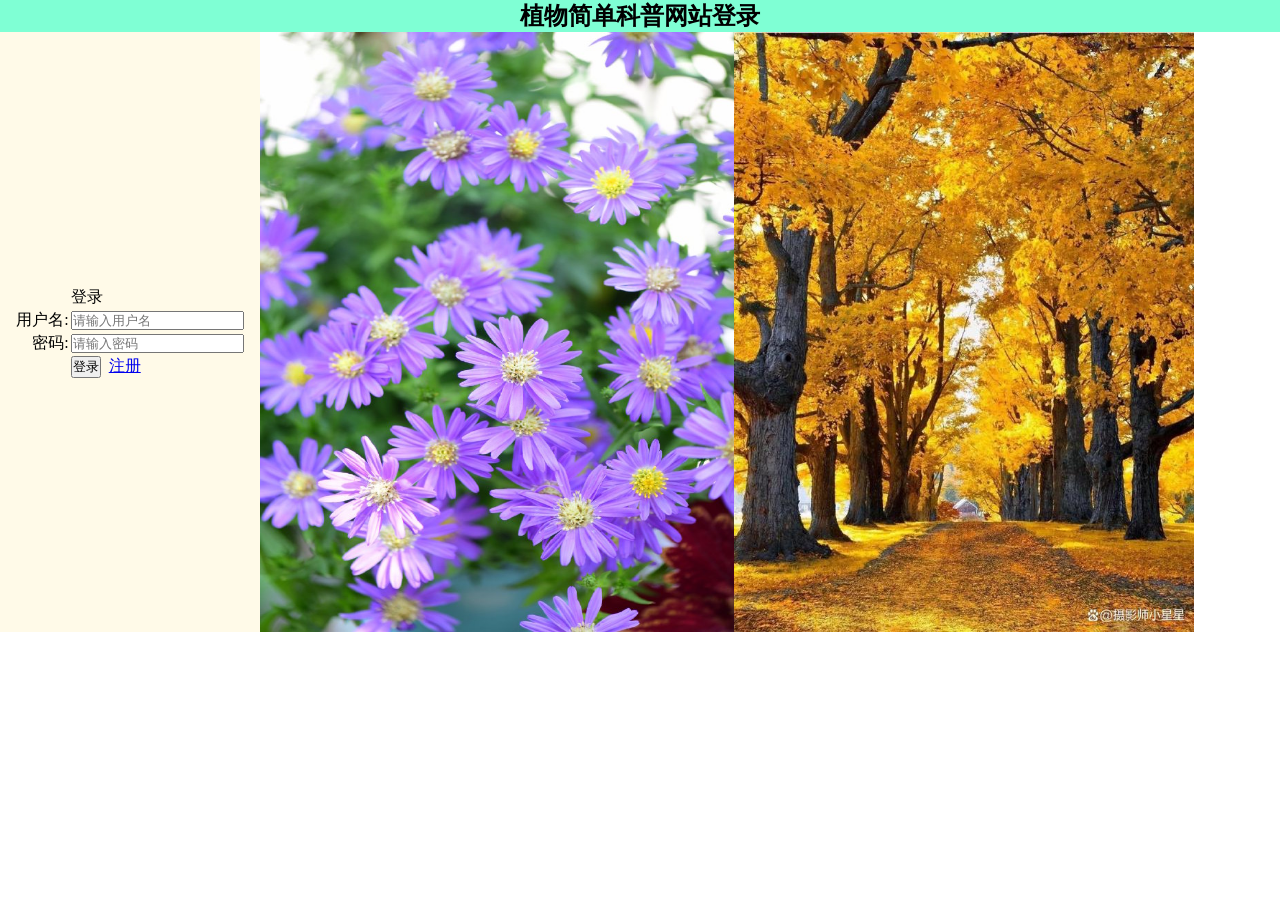
<file: index.html>
<!DOCTYPE html>
<html>
	<head>
		<meta charset="utf-8" />
		<title>植物简单科普</title>
		<link rel="stylesheet" href="css/index.css"/>
		<style>
			*{
				margin: 0px;
				padding: 0px;
			}
			div div a{
				text-decoration: none;
				font-size: 32px;
				font-family: "楷体";
			}
		</style>
	</head>
	<body  style="background-color: #f5f5dc;" onload="chk()">
		<div class="index-top">
			<div class="first-a"><a href="index.html" style="color: white;">首页</a></div>
			<div class="topp"><a href="know.html" style="color: yellow;">植物生长科普</a></div>
			<div class="topp"><a href="photo.html" style="color: yellow;">植物图鉴</a></div>
			<div class="topp"><a href="handplant.html" style="color: yellow;">园艺技巧</a></div>
			<div class="topp"><a href="riddle.html" style="color: yellow;">植物猜谜</a></div>
			<div class="topp"><a href="amatalk.html" style="color: yellow;">植物趣谈</a></div>
		</div>
		<div style="display: flex;">
			    <div style="width="800px" height="550px">
			        <img class="carousel-image" id="hx" src="./img/plant1.jpg" width="800px" height="550px">
			    </div>
				<div>
					<div class="indextext">
						<p style="color: white; font-family: '微软雅黑'; font-weight: bold;">
							每一片叶子都是自然的诗行，每一朵花都是大地的密码。
						</p>
						<p style="color: white; font-family: '微软雅黑'; font-weight: bold;">	
							在这里，您将遇见沉默的智者——植物。
						</p>
						<p style="color: white; font-family: '微软雅黑'; font-weight: bold;">
							它们用年轮记录时光，用花香传递讯息，用根系编织地球的神经网络。
						</p>
						<p style="color: white; font-family: '微软雅黑'; font-weight: bold;">
							从荒漠中倔强生长的仙人掌，到雨林里与蚂蚁共生的金合欢；
						</p>
						<p style="color: white; font-family: '微软雅黑'; font-weight: bold;">
							从《诗经》里‘蒹葭苍苍’的浪漫，到现代实验室中拯救生命的药用植物……让我们带您触摸生命的另一种智慧。
						</p>
					</div>
					<div class="indextext">
						<p style="color: white; font-family: '微软雅黑'; font-weight: bold;">
							植物是地球最早的征服者：
						</p>	
						<p style="color: white; font-family: '微软雅黑'; font-weight: bold;">
							4.7亿年前，苔藓登陆改变了陆地生态；
						</p>
						<p style="color: white; font-family: '微软雅黑'; font-weight: bold;">
							1.5亿年前，花朵的诞生重构了物种关系。
						</p>
						<p style="color: white; font-family: '微软雅黑'; font-weight: bold;">
							今天，我们解码它们的生存策略——
						</p>
						<p style="color: white; font-family: '微软雅黑'; font-weight: bold;">
							昙花为何只在深夜绽放？
						</p>
						<p style="color: white; font-family: '微软雅黑'; font-weight: bold;">
							捕蝇草如何精准计算闭合时机？
						</p>
						<p style="color: white; font-family: '微软雅黑'; font-weight: bold;">
							水稻怎样通过基因‘记忆’抵抗干旱？
						</p>
						<p style="color: white; font-family: '微软雅黑'; font-weight: bold;">
							在这里，科学与自然对话，答案正在生长。
						</p>
					</div>
				</div>
		</div>
		<script src="js/index.js"></script>
	</body>
</html>
</file>
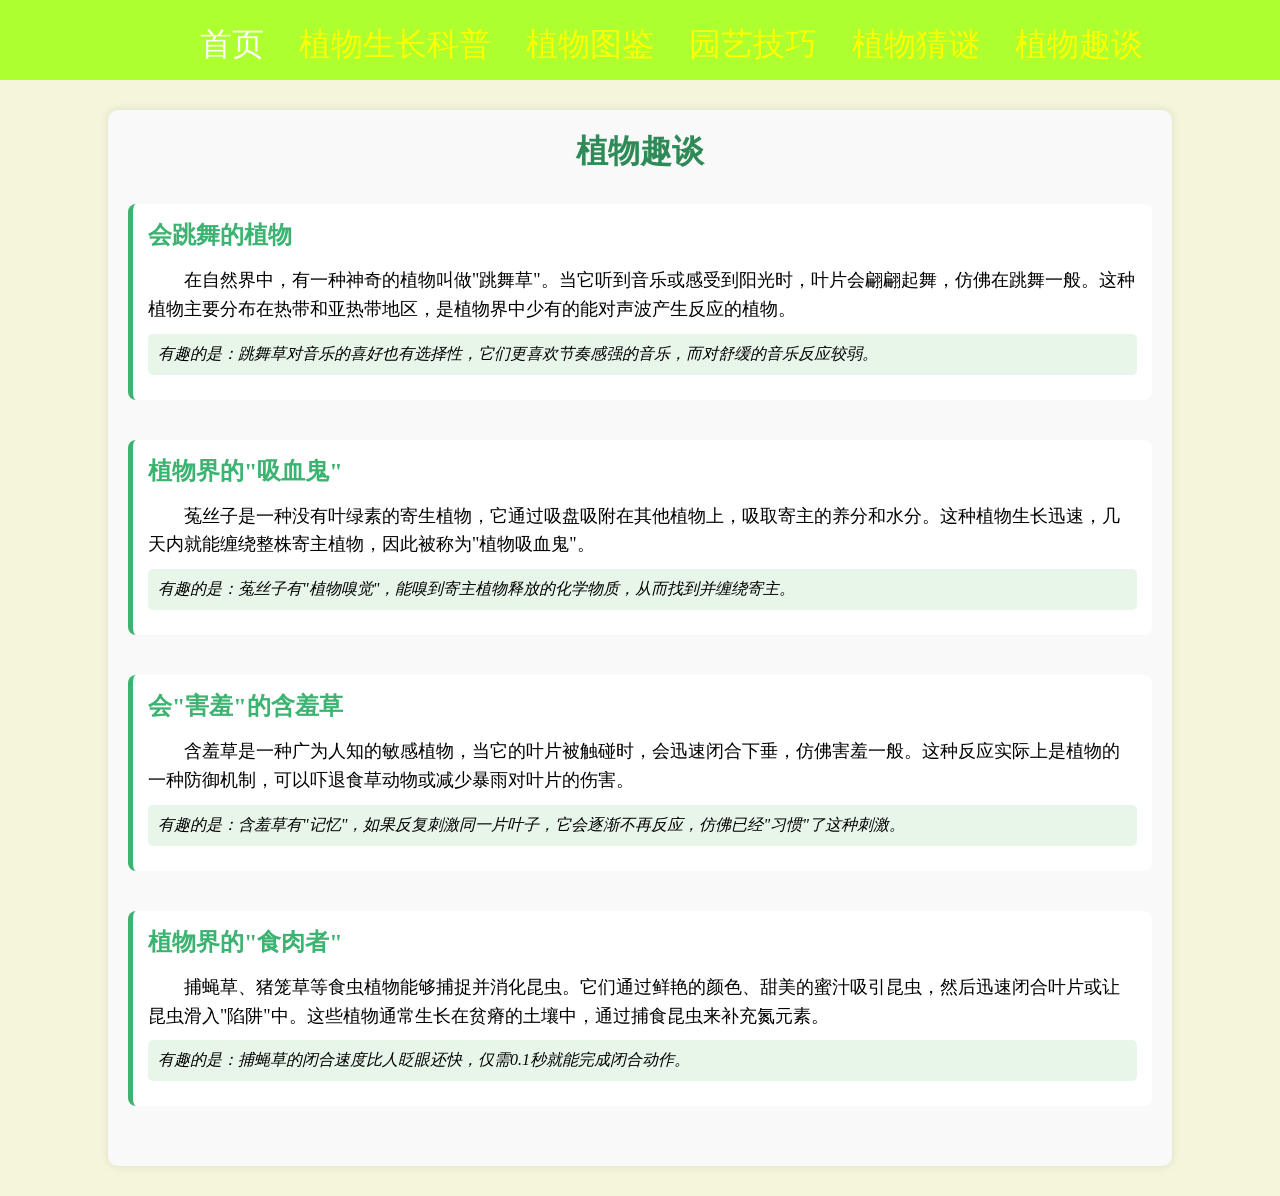
<file: amatalk.html>
<!DOCTYPE html>
<html>
	<head>
		<meta charset="utf-8">
		<title></title>
		<link rel="stylesheet" href="css/index.css"/>
		<link rel="stylesheet" href="css/amatalk.css"/>
		<style>
			* {
				margin: 0px;
				padding: 0px;
			}
			div div a {
				text-decoration: none;
				font-size: 32px;
				font-family: "楷体";
			}
		</style>
	</head>
	<body style="background-color: #f5f5dc;">
		<div class="index-top">
			<div class="first-a"><a href="index.html" style="color: white;">首页</a></div>
			<div class="topp"><a href="know.html" style="color: yellow;">植物生长科普</a></div>
			<div class="topp"><a href="photo.html" style="color: yellow;">植物图鉴</a></div>
			<div class="topp"><a href="handplant.html" style="color: yellow;">园艺技巧</a></div>
			<div class="topp"><a href="riddle.html" style="color: yellow;">植物猜谜</a></div>
			<div class="topp"><a href="amatalk.html" style="color: yellow;">植物趣谈</a></div>
		</div>
		<div class="content">
			<h1>植物趣谈</h1>
			
			<div class="article">
				<h2>会跳舞的植物</h2>
				<p>在自然界中，有一种神奇的植物叫做"跳舞草"。当它听到音乐或感受到阳光时，叶片会翩翩起舞，仿佛在跳舞一般。这种植物主要分布在热带和亚热带地区，是植物界中少有的能对声波产生反应的植物。</p>
				<div class="fun-fact">
					有趣的是：跳舞草对音乐的喜好也有选择性，它们更喜欢节奏感强的音乐，而对舒缓的音乐反应较弱。
				</div>
			</div>
			
			<div class="article">
				<h2>植物界的"吸血鬼"</h2>
				<p>菟丝子是一种没有叶绿素的寄生植物，它通过吸盘吸附在其他植物上，吸取寄主的养分和水分。这种植物生长迅速，几天内就能缠绕整株寄主植物，因此被称为"植物吸血鬼"。</p>
				<div class="fun-fact">
					有趣的是：菟丝子有"植物嗅觉"，能嗅到寄主植物释放的化学物质，从而找到并缠绕寄主。
				</div>
			</div>
			
			<div class="article">
				<h2>会"害羞"的含羞草</h2>
				<p>含羞草是一种广为人知的敏感植物，当它的叶片被触碰时，会迅速闭合下垂，仿佛害羞一般。这种反应实际上是植物的一种防御机制，可以吓退食草动物或减少暴雨对叶片的伤害。</p>
				<div class="fun-fact">
					有趣的是：含羞草有"记忆"，如果反复刺激同一片叶子，它会逐渐不再反应，仿佛已经"习惯"了这种刺激。
				</div>
			</div>
			
			<div class="article">
				<h2>植物界的"食肉者"</h2>
				<p>捕蝇草、猪笼草等食虫植物能够捕捉并消化昆虫。它们通过鲜艳的颜色、甜美的蜜汁吸引昆虫，然后迅速闭合叶片或让昆虫滑入"陷阱"中。这些植物通常生长在贫瘠的土壤中，通过捕食昆虫来补充氮元素。</p>
				<div class="fun-fact">
					有趣的是：捕蝇草的闭合速度比人眨眼还快，仅需0.1秒就能完成闭合动作。
				</div>
			</div>
		</div>
	</body>
</html>
</file>
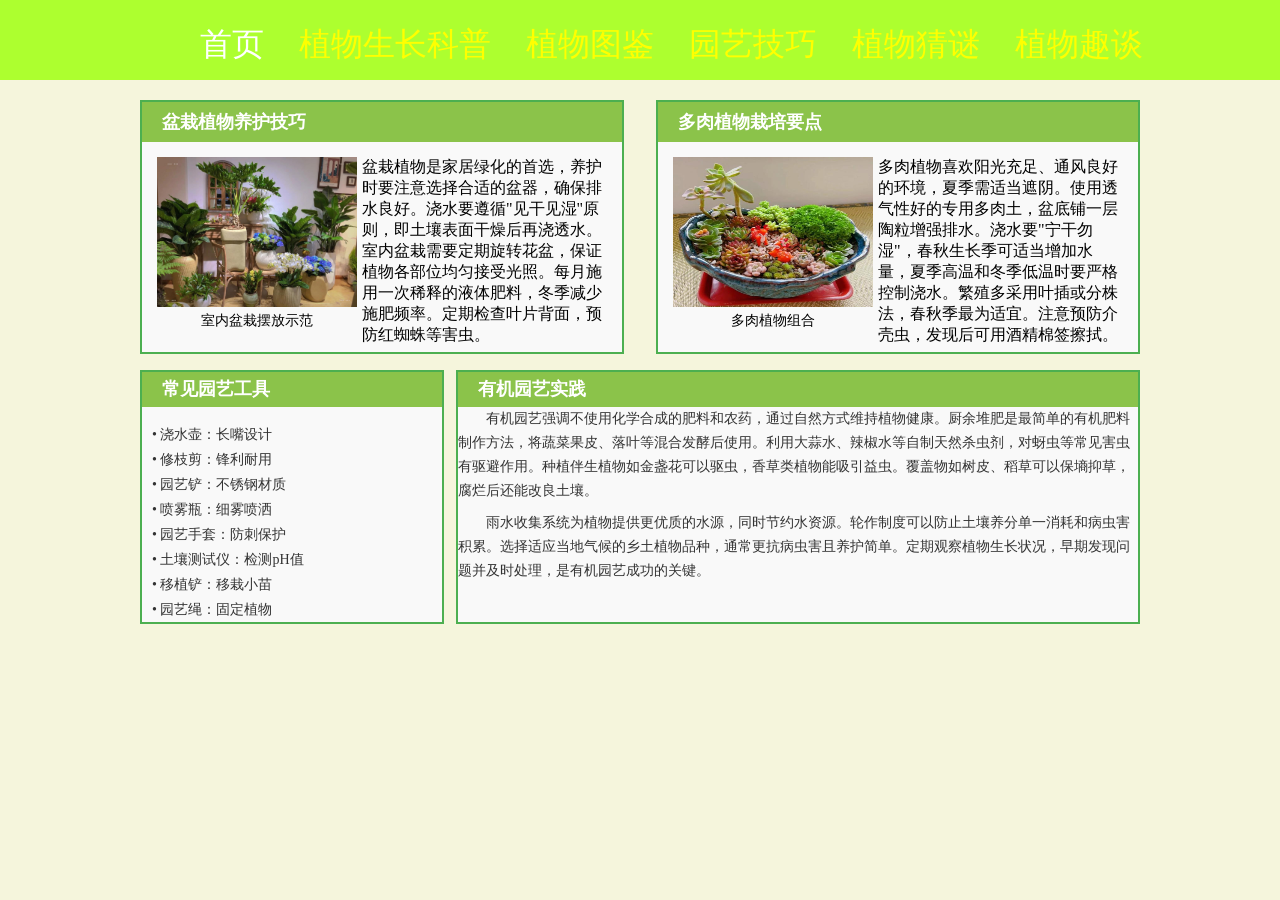
<file: handplant.html>
<!DOCTYPE html>
<html>
	<head>
		<meta charset="utf-8">
		<title></title>
		<link rel="stylesheet" href="css/index.css"/>
		<link rel="stylesheet" href="css/handplant.css"/>
		<style>
			*{
				margin: 0px;
				padding: 0px;
			}
			div div a{
				text-decoration: none;
				font-size: 32px;
				font-family: "楷体";
			}
		</style>
	</head>
	<body style="background-color: #f5f5dc;">
		<div class="index-top">
			<div class="first-a"><a href="index.html" style="color: white;">首页</a></div>
			<div class="topp"><a href="know.html" style="color: yellow;">植物生长科普</a></div>
			<div class="topp"><a href="photo.html" style="color: yellow;">植物图鉴</a></div>
			<div class="topp"><a href="handplant.html" style="color: yellow;">园艺技巧</a></div>
			<div class="topp"><a href="riddle.html" style="color: yellow;">植物猜谜</a></div>
			<div class="topp"><a href="amatalk.html" style="color: yellow;">植物趣谈</a></div>
		</div>
		<div class="container">
					<div class="middle">
						<div class="mleft">
							<div class="mltitle">盆栽植物养护技巧</div>
							<div class="mlcon">
								<div class="mlcleft">
									<img width="200px" height="150px" src="img/hand1.jpeg" style="display: block;"/>
									<p class="img-desc">室内盆栽摆放示范</p>
								</div>
								<div class="mlcright">
									<p>盆栽植物是家居绿化的首选，养护时要注意选择合适的盆器，确保排水良好。浇水要遵循"见干见湿"原则，即土壤表面干燥后再浇透水。室内盆栽需要定期旋转花盆，保证植物各部位均匀接受光照。每月施用一次稀释的液体肥料，冬季减少施肥频率。定期检查叶片背面，预防红蜘蛛等害虫。</p>
								</div>
							</div>
						</div>
						<div class="mright">
							<div class="mltitle">多肉植物栽培要点</div>
							<div class="mlcon">
								<div class="mlcleft">
									<img width="200px" height="150px" src="img/hand2.jpeg" style="display: block;"/>
									<p class="img-desc">多肉植物组合</p>
								</div>
								<div class="mlcright">
									<p>多肉植物喜欢阳光充足、通风良好的环境，夏季需适当遮阴。使用透气性好的专用多肉土，盆底铺一层陶粒增强排水。浇水要"宁干勿湿"，春秋生长季可适当增加水量，夏季高温和冬季低温时要严格控制浇水。繁殖多采用叶插或分株法，春秋季最为适宜。注意预防介壳虫，发现后可用酒精棉签擦拭。</p>
								</div>
							</div>
						</div>
					</div>
					
					<div class="bottom">
						<div class="bleft">
							<div class="bltitle">常见园艺工具</div>
							<div class="blcon">
								<p style="margin-top: 15px;">• 浇水壶：长嘴设计</p>
								<p>• 修枝剪：锋利耐用</p>
								<p>• 园艺铲：不锈钢材质</p>
								<p>• 喷雾瓶：细雾喷洒</p>
								<p>• 园艺手套：防刺保护</p>
								<p>• 土壤测试仪：检测pH值</p>
								<p>• 移植铲：移栽小苗</p>
								<p>• 园艺绳：固定植物</p>
							</div>
						</div>
						<div class="bright">
							<div class="brtitle">有机园艺实践</div>
							<div class="brcon">
								<p>有机园艺强调不使用化学合成的肥料和农药，通过自然方式维持植物健康。厨余堆肥是最简单的有机肥料制作方法，将蔬菜果皮、落叶等混合发酵后使用。利用大蒜水、辣椒水等自制天然杀虫剂，对蚜虫等常见害虫有驱避作用。种植伴生植物如金盏花可以驱虫，香草类植物能吸引益虫。覆盖物如树皮、稻草可以保墒抑草，腐烂后还能改良土壤。</p>
								<p>雨水收集系统为植物提供更优质的水源，同时节约水资源。轮作制度可以防止土壤养分单一消耗和病虫害积累。选择适应当地气候的乡土植物品种，通常更抗病虫害且养护简单。定期观察植物生长状况，早期发现问题并及时处理，是有机园艺成功的关键。</p>
							</div>
						</div>
					</div>
				</div>
	</body>
</html>
</file>
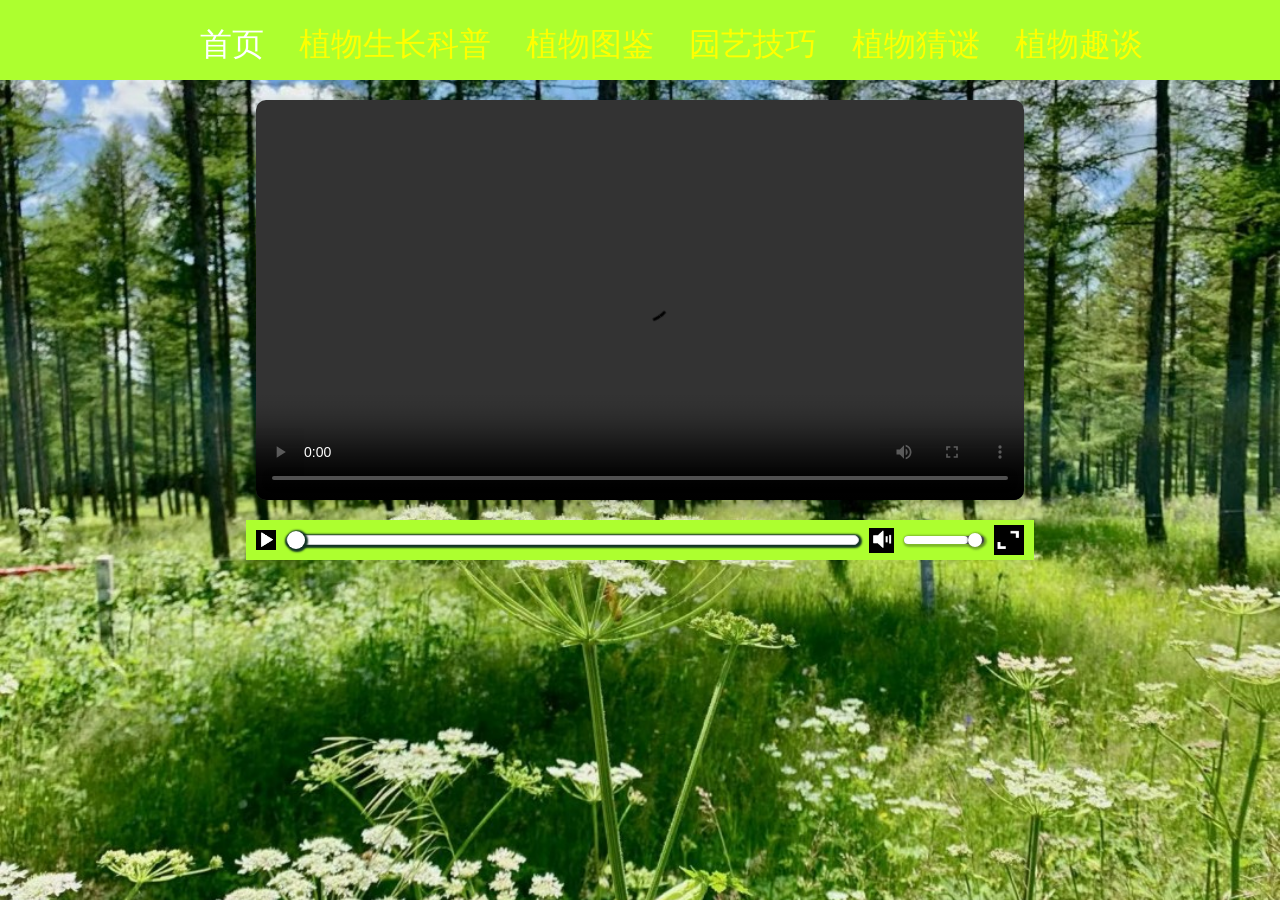
<file: know.html>
<!DOCTYPE html>
<html>
	<head>
		<meta charset="utf-8">
		<title></title>
		<link rel="stylesheet" href="css/index.css"/>
		<link rel="stylesheet" href="css/know.css"/>
		<script src="js/know.js"></script>
		<style>
			*{
				margin: 0px;
				padding: 0px;
			}
			div div a{
				text-decoration: none;
				font-size: 32px;
				font-family: "楷体";
			}
			div > video {
			    width: 60%;
				height: 400px;
				display: block;
			    margin: 20px auto;
			    border-radius: 10px;
			    box-shadow: 0 4px 8px rgba(0, 0, 0, 0.2);
			}
		</style>
	</head>
	<body style="background-image: url('img/plant1.jpg'); background-size: cover; background-repeat: no-repeat;">
		<div class="index-top">
			<div class="first-a"><a href="index.html" style="color: white;">首页</a></div>
			<div class="topp"><a href="know.html" style="color: yellow;">植物生长科普</a></div>
			<div class="topp"><a href="photo.html" style="color: yellow;">植物图鉴</a></div>
			<div class="topp"><a href="handplant.html" style="color: yellow;">园艺技巧</a></div>
			<div class="topp"><a href="riddle.html" style="color: yellow;">植物猜谜</a></div>
			<div class="topp"><a href="amatalk.html" style="color: yellow;">植物趣谈</a></div>
		</div>
		<div>
			<video id="myvideo" src="img/plantgrow.mp4" controls="controls" 
		loop="loop" autoplay="autoplay"></video>
		
		<div id="box" class="box">
			<div id="play" class="play">
				<img src="img/know1.png"/>
			</div>
			<div id="progress" class="progress">
				<div id="bar" class="bar"></div>
				<div id="control" class="control"></div>
			</div>
			<div id="sound" class="soundon">
				<img src="img/know2.png"/>
			</div>
			<div id="volume" class="volume">
				<div id="volume-bar" class="volume-bar"></div>
				<div id="volume-control" class="volume-control"></div>
			</div>
			<div id="full" class="full">
				<img src="img/know3.png"/>
			</div>
		</div>
		</div>
		
	</body>
</html>
</file>
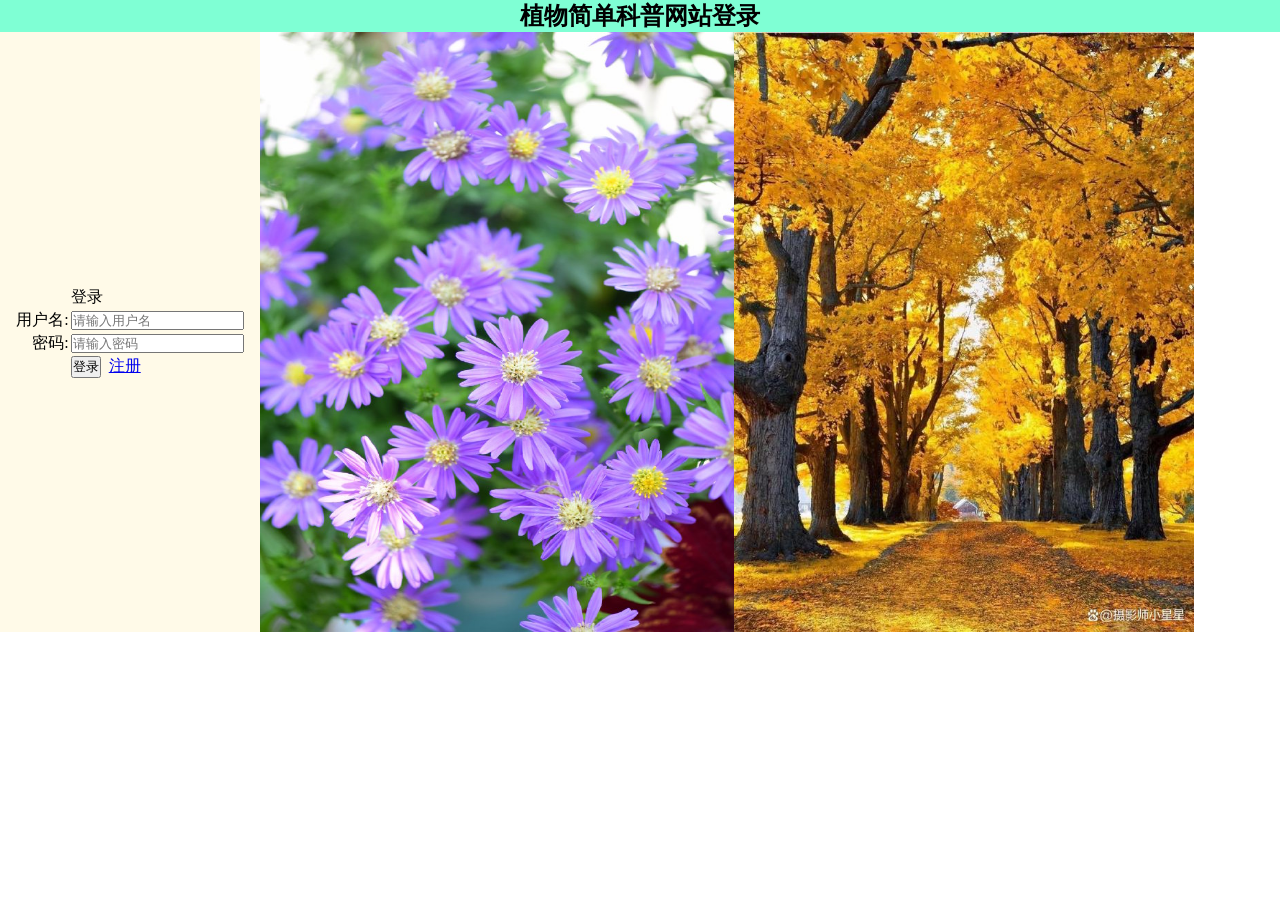
<file: log.html>
<!DOCTYPE html>
<html>
	<head>
		<meta charset="utf-8">
		<title></title>
		<link rel="stylesheet" href="css/log.css"/>
		<style>
			*{
				margin: 0px;
				padding: 0px;
			}
		</style>
	</head>
	<body>
		<div class="logtop">
			<h1 style="font-family: '微软雅黑'; font-size: 24px;">植物简单科普网站登录</h1>
		</div>
		<div style="display: flex;">
			<div class="loglog">
			<table >
			    <tr>
					<td></td>
			        <td colspan="2" align="left">登录</td>
			    </tr>
			    <tr>
			        <td align="right">用户名:</td>
			        <td>
			            <input type="text" id="username" autocomplete="off" placeholder="请输入用户名">
			        </td>
			    </tr>
			    <tr>
			        <td align="right">密码:</td>
			        <td>
			            <input type="password" id="password" placeholder="请输入密码">
			        </td>
			    </tr>
			    <tr>
			        <td>&nbsp;</td>
			        <td>
						<input type="button" value="登录" onclick="log()"/>
						&nbsp;<a href="register.html">注册</a>
			        </td>
			    </tr>
			</table>
			</div>
			<div >
				<img src="img/log1.jpg" style="width: 474px; height: 600px;"/>
			</div>
			<div >
				<img src="img/log2.jpeg" style="width: 460px; height: 600px;"/>
			</div>
		</div>
		<script src="js/log.js"></script>
	</body>
</html>
</file>
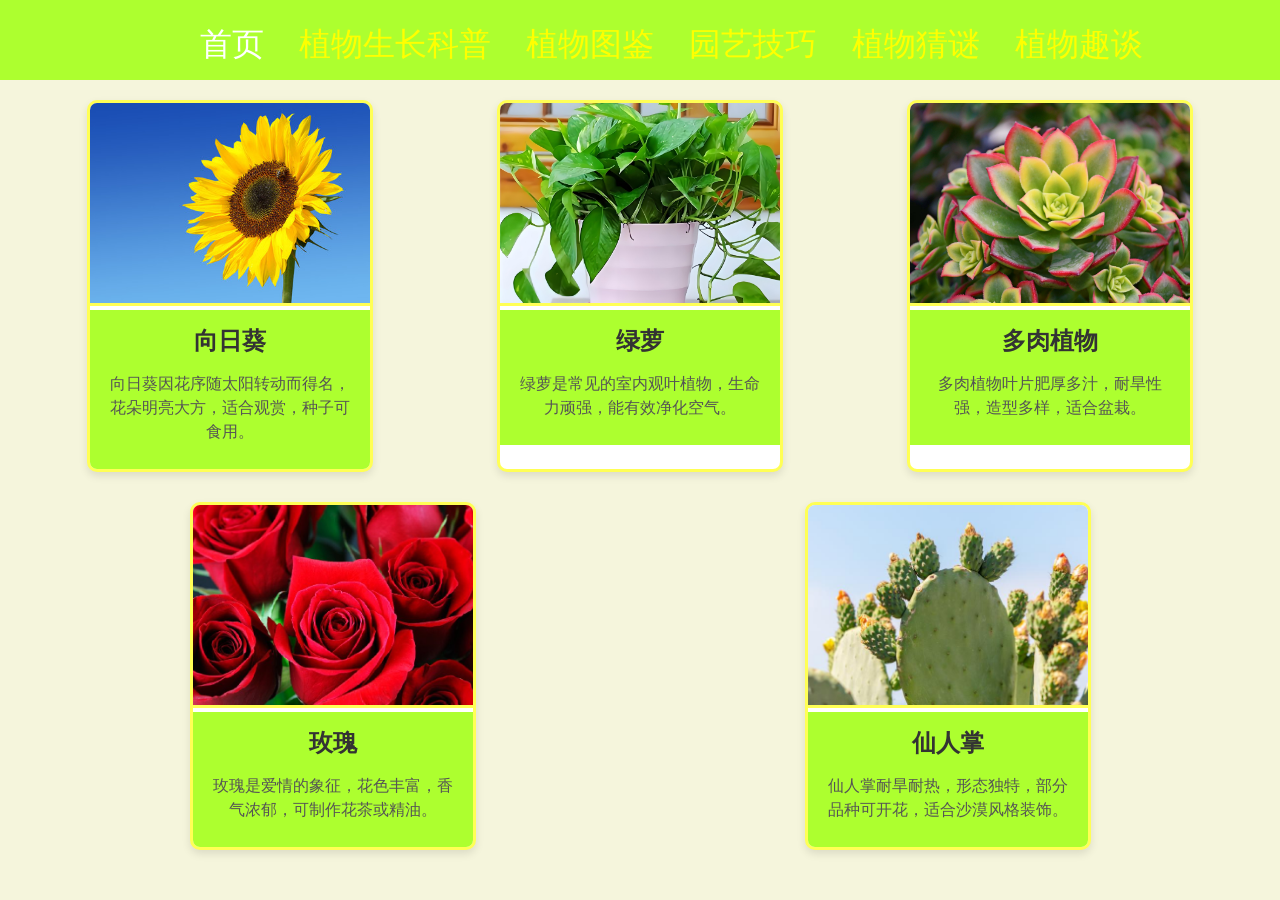
<file: photo.html>
<!DOCTYPE html>
<html>
	<head>
		<meta charset="utf-8">
		<title></title>
		<link rel="stylesheet" href="css/index.css"/>
		<link rel="stylesheet" href="css/photo.css"/>
		<style>
			*{
				margin: 0px;
				padding: 0px;
			}
			div div a{
				text-decoration: none;
				font-size: 32px;
				font-family: "楷体";
			}
		</style>
	</head>
	<body style="background-color: #f5f5dc;">
		<div class="index-top">
			<div class="first-a"><a href="index.html" style="color: white;">首页</a></div>
			<div class="topp"><a href="know.html" style="color: yellow;">植物生长科普</a></div>
			<div class="topp"><a href="photo.html" style="color: yellow;">植物图鉴</a></div>
			<div class="topp"><a href="handplant.html" style="color: yellow;">园艺技巧</a></div>
			<div class="topp"><a href="riddle.html" style="color: yellow;">植物猜谜</a></div>
			<div class="topp"><a href="amatalk.html" style="color: yellow;">植物趣谈</a></div>
		</div>
		<div class="plant-gallery">
		        <div class="plant-card">
		            <img src="img/photo1.jpeg" class="plant-img" alt="向日葵">
		            <div class="plant-info">
		                <h3 class="plant-name">向日葵</h3>
		                <p class="plant-desc">
		                    向日葵因花序随太阳转动而得名，花朵明亮大方，适合观赏，种子可食用。
		                </p>
		            </div>
		        </div>

		        <div class="plant-card">
		            <img src="img/photo2.jpeg" class="plant-img" alt="绿萝">
		            <div class="plant-info">
		                <h3 class="plant-name">绿萝</h3>
		                <p class="plant-desc">
		                    绿萝是常见的室内观叶植物，生命力顽强，能有效净化空气。
		                </p>
		            </div>
		        </div>

		        <div class="plant-card">
		            <img src="img/plant3.jpg" class="plant-img" alt="多肉植物">
		            <div class="plant-info">
		                <h3 class="plant-name">多肉植物</h3>
		                <p class="plant-desc">
		                    多肉植物叶片肥厚多汁，耐旱性强，造型多样，适合盆栽。
		                </p>
		            </div>
		        </div>

		        <div class="plant-card">
		            <img src="img/photo3.jpg" class="plant-img" alt="玫瑰">
		            <div class="plant-info">
		                <h3 class="plant-name">玫瑰</h3>
		                <p class="plant-desc">
		                    玫瑰是爱情的象征，花色丰富，香气浓郁，可制作花茶或精油。
		                </p>
		            </div>
		        </div>

		        <div class="plant-card">
		            <img src="img/photo4.jpeg" class="plant-img" alt="仙人掌">
		            <div class="plant-info">
		                <h3 class="plant-name">仙人掌</h3>
		                <p class="plant-desc">
		                    仙人掌耐旱耐热，形态独特，部分品种可开花，适合沙漠风格装饰。
		                </p>
		            </div>
		        </div>
		    </div>
	</body>
</html>
</file>
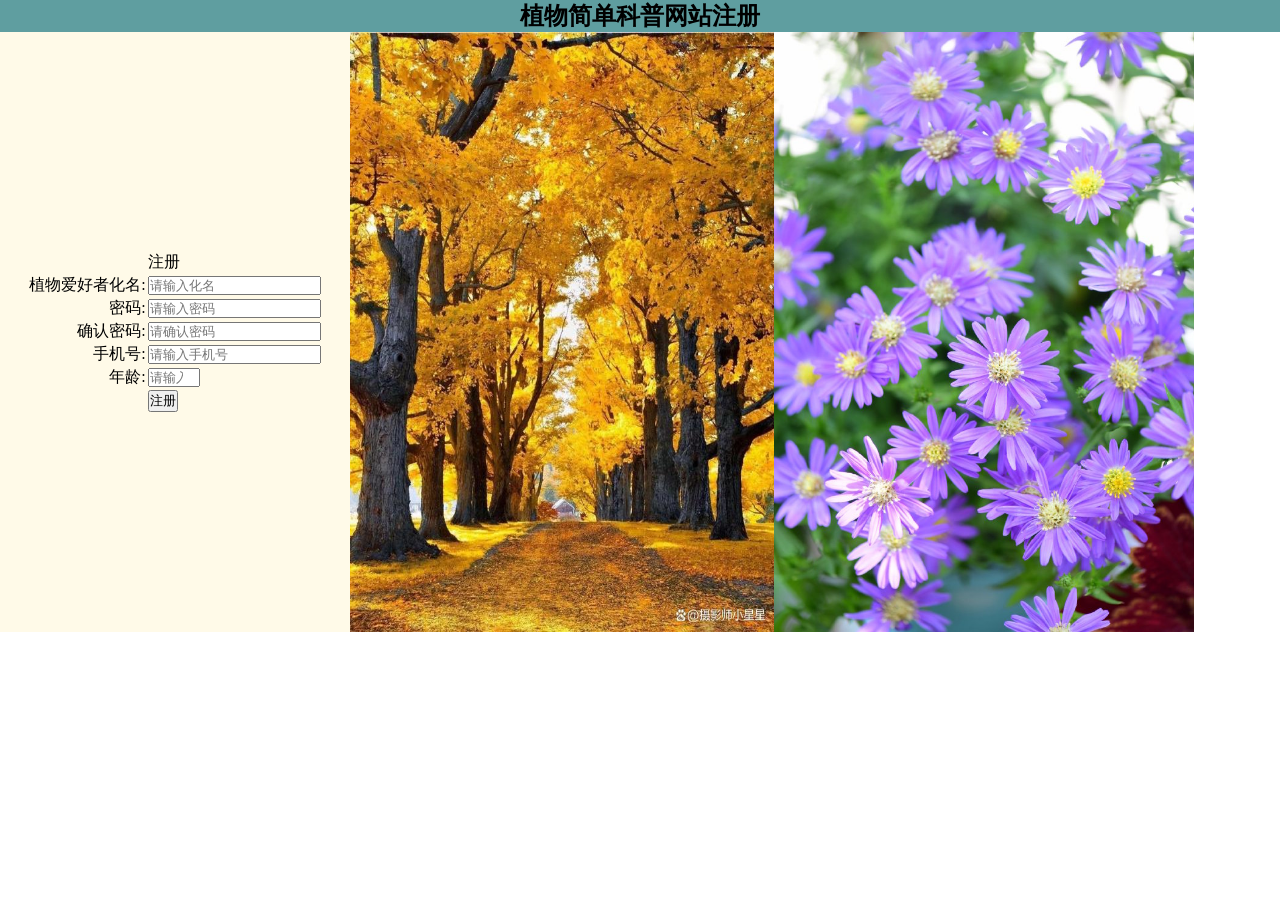
<file: register.html>
<!DOCTYPE html>
<html>
	<head>
		<meta charset="utf-8">
		<title></title>
		<link rel="stylesheet" href="css/register.css" />
		<style>
			*{
				margin: 0px;
				padding: 0px;
			}
		</style>
	</head>
	<body>
		<div class="regtop">
			<h1 style="font-family: '微软雅黑'; font-size: 24px;">植物简单科普网站注册</h1>
		</div>
		<div style="display: flex;">
			<div class="regreg">
			<table cellpadding="5px">
			    <tr>
					<td></td>
			        <td colspan="2" align="left">注册</td>
			    </tr>
			    <tr>
			        <td align="right">植物爱好者化名:</td>
			        <td>
			            <input type="text" id="username" autocomplete="off" placeholder="请输入化名">
			        </td>
			    </tr>
			    <tr>
			        <td align="right">密码:</td>
			        <td>
			            <input type="password" id="password" placeholder="请输入密码">
			        </td>
			    </tr>
			    <tr>
			        <td align="right">确认密码:</td>
			        <td>
			            <input type="password" id="repassword" placeholder="请确认密码">
			        </td>
			    </tr>
				<tr>
				    <td align="right">手机号:</td>
				    <td>
				        <input type="tel" id="telephone" name="telephone" placeholder="请输入手机号">
				    </td>
				</tr>
				<tr>
				    <td align="right">年龄:</td>
				    <td>
				        <input type="number" id="age" max="200" min="0" placeholder="请输入年龄">
				    </td>
				</tr>
			    <tr>
			        <td>&nbsp;</td>
			        <td>
			            <input type="button" value="注册" id="reg" onclick="reg()">
			        </td>
			    </tr>
			</table>
			</div>
			<div >
				<img src="img/log2.jpeg" style="width: 424px; height: 600px;"/>
			</div>
			<div >
				<img src="img/log1.jpg" style="width: 420px; height: 600px;"/>
			</div>
		</div>
		<script src="js/register.js"></script>
	</body>
</html>
</file>
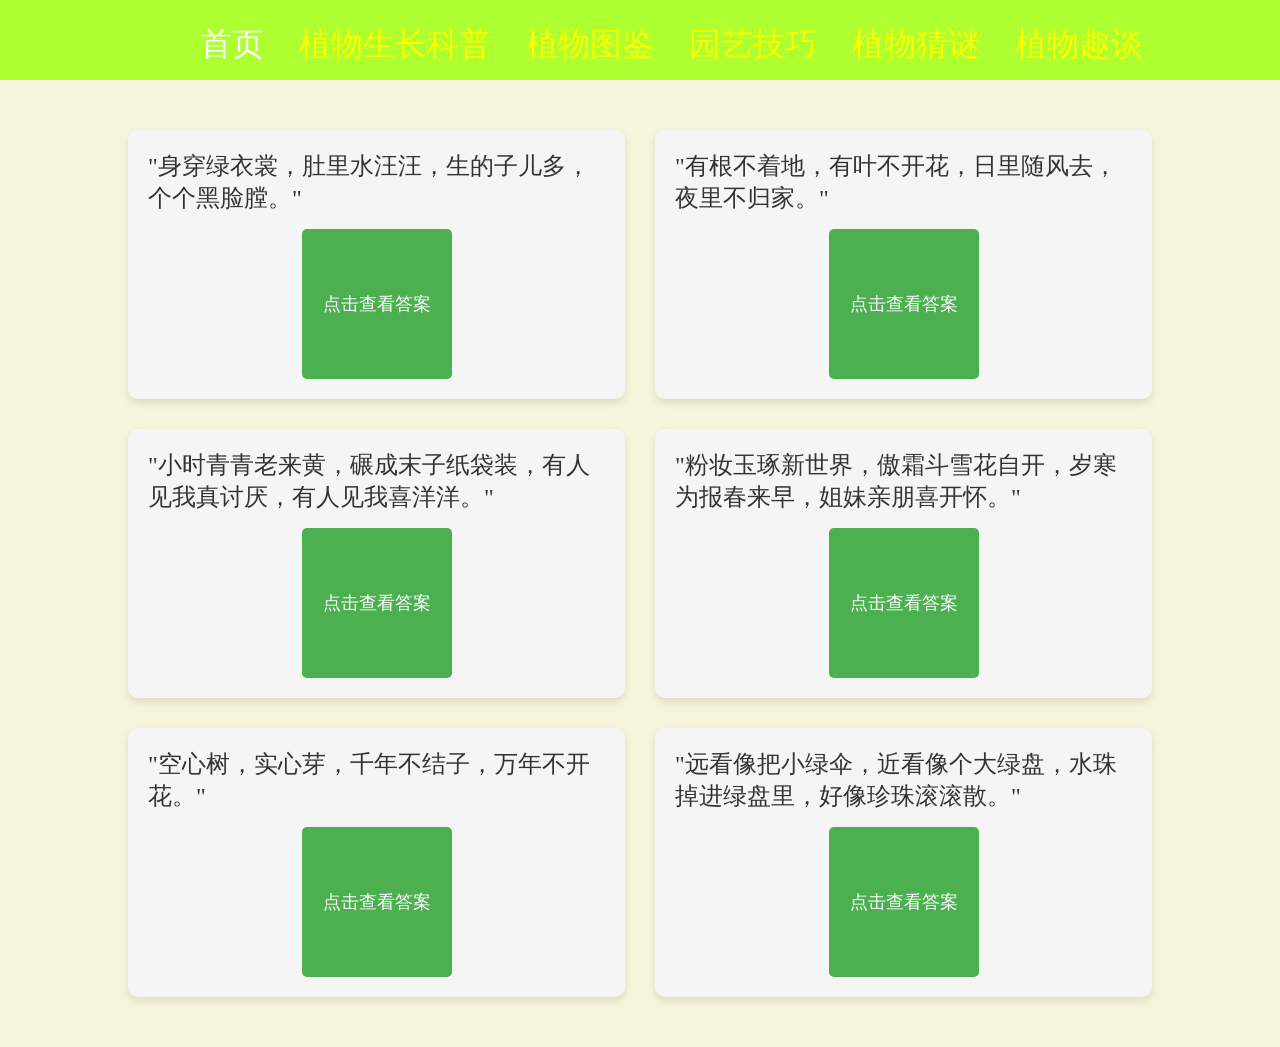
<file: riddle.html>
<!DOCTYPE html>
<html>
	<head>
		<meta charset="utf-8">
		<title></title>
		<link rel="stylesheet" href="css/index.css"/>
		<link rel="stylesheet" href="css/riddle.css"/>
		<style>
			*{
				margin: 0px;
				padding: 0px;
			}
			div div a{
				text-decoration: none;
				font-size: 32px;
				font-family: "楷体";
			}
		</style>
	</head>
	<body style="background-color: #f5f5dc;">
		<div class="index-top">
			<div class="first-a"><a href="index.html" style="color: white;">首页</a></div>
			<div class="topp"><a href="know.html" style="color: yellow;">植物生长科普</a></div>
			<div class="topp"><a href="photo.html" style="color: yellow;">植物图鉴</a></div>
			<div class="topp"><a href="handplant.html" style="color: yellow;">园艺技巧</a></div>
			<div class="topp"><a href="riddle.html" style="color: yellow;">植物猜谜</a></div>
			<div class="topp"><a href="amatalk.html" style="color: yellow;">植物趣谈</a></div>
		</div>    
		    <div class="riddle-container">
		        <div class="riddle-item">
		            <div class="riddle-text">"身穿绿衣裳，肚里水汪汪，生的子儿多，个个黑脸膛。"</div>
		            <div class="answer-container" id="answer1">
		                <div class="answer-cover">点击查看答案</div>
		                <div class="answer-text">西瓜</div>
		            </div>
		        </div>
		            
		        <div class="riddle-item">
		            <div class="riddle-text">"有根不着地，有叶不开花，日里随风去，夜里不归家。"</div>
		            <div class="answer-container" id="answer2">
		                <div class="answer-cover">点击查看答案</div>
		                <div class="answer-text">浮萍</div>
		            </div>
		        </div>
		            
		        <div class="riddle-item">
		            <div class="riddle-text">"小时青青老来黄，碾成末子纸袋装，有人见我真讨厌，有人见我喜洋洋。"</div>
		            <div class="answer-container" id="answer3">
		                <div class="answer-cover">点击查看答案</div>
		                <div class="answer-text">烟草</div>
		            </div>
		        </div>
		            
		        <div class="riddle-item">
		            <div class="riddle-text">"粉妆玉琢新世界，傲霜斗雪花自开，岁寒为报春来早，姐妹亲朋喜开怀。"</div>
		            <div class="answer-container" id="answer4">
		                <div class="answer-cover">点击查看答案</div>
		                <div class="answer-text">梅花</div>
		            </div>
		        </div>
		        
				<div class="riddle-item">
					<div class="riddle-text">"空心树，实心芽，千年不结子，万年不开花。"</div>
					<div class="answer-container" id="answer5">
						    <div class="answer-cover">点击查看答案</div>
						    <div class="answer-text">竹子</div>
					</div>
				</div>
				
				<div class="riddle-item">
					<div class="riddle-text">"远看像把小绿伞，近看像个大绿盘，水珠掉进绿盘里，好像珍珠滚滚散。"</div>
					<div class="answer-container" id="answer6">
						<div class="answer-cover">点击查看答案</div>
						<div class="answer-text">荷叶</div>
					</div>
				</div>
				<script src="js/riddle.js"></script>
	</body>
</html>
</file>
<file: css/index.css>
.index-top{
	width: 1500px;
	height: 80px;
	background-color: greenyellow;
	display: flex;
}
.first-a{
	margin: 5px;
	margin-left: 200px;
	padding-top: 18px;
	border-radius: 5px;
}
.first-a:hover{
	background-color: aqua;
}
.topp{
	padding-top: 18px;
	margin: 5px;
	margin-left: 30px;
	border-radius: 5px;
}
.topp:hover{
	background-color: aqua;
}
.indextext{
	border: 5px solid #ff5;
	margin: 5px;
	margin-bottom: 50px;
	padding: 10px;
	background-color: greenyellow;
}
</file>
<file: css/amatalk.css>
.content {
    width: 80%;
    margin: 30px auto;
    padding: 20px;
    background-color: #f9f9f9;
    border-radius: 10px;
    box-shadow: 0 0 10px rgba(0,0,0,0.1);
}
h1 {
    text-align: center;
    color: #2e8b57;
    margin-bottom: 30px;
    font-family: "楷体";
}
.article {
    margin-bottom: 40px;
    padding: 15px;
    background-color: white;
    border-radius: 8px;
    border-left: 5px solid #3cb371;
}
h2 {
    color: #3cb371;
    margin-bottom: 15px;
    font-family: "楷体";
}
p {
    line-height: 1.6;
    font-size: 18px;
    text-indent: 2em;
    font-family: "宋体";
}
.fun-fact {
    background-color: #e8f5e9;
    padding: 10px;
    border-radius: 5px;
    margin: 10px 0;
    font-style: italic;
}
</file>
<file: css/handplant.css>
.container {
	width: 1000px;
	margin: 20px auto;
}
.middle{
	width: 1000px;
	height: 250px;
	margin: 20px auto;
}
.bottom{
	width: 1000px;
	height: 250px;
	margin: 0 auto;
}
div ul li{
	float: left;
	list-style-type: none;
	margin-top: 10px;
	margin-left: 30px;
}
div ul li ul li{
	margin-top: 5px;
	width: 180px;
	margin-left: 0px;
	text-align: center;
	font-size: 14px;
	font-family: "微软雅黑";
	color: #333;
}
.mleft{
	width: 480px;
	height: 250px;
	border: 2px solid #4CAF50;
	float: left;
	background-color: #f9f9f9;
}
.mltitle{
	width: 460px;
	height: 40px;
	background-color: #8BC34A;
	color: white;
	font-size: 18px;
	font-family: "微软雅黑";
	font-weight: bold;
	line-height: 40px;
	padding-left: 20px;
}
.mright{
	width: 480px;
	height: 250px;
	border: 2px solid #4CAF50;
	float: right;
	background-color: #f9f9f9;
}
.mlcleft{
	width: 200px;
	height: 180px;
	float: left;
	margin-top: 15px;
	margin-left: 15px;
}
.mlcright{
	width: 240px;
	height: 180px;
	float: right;
	margin-right: 20px;
	margin-top: 15px;
}
.bleft{
	width: 300px;
	height: 250px;
	border: 2px solid #4CAF50;
	float: left;
	background-color: #f9f9f9;
}
.bltitle{
	width: 280px;
	height: 35px;
	background-color: #8BC34A;
	color: white;
	font-size: 18px;
	font-family: "微软雅黑";
	font-weight: bold;
	line-height: 35px;
	padding-left: 20px;
}
.blcon p{
	margin-left: 10px;
	font-size: 14px;
	font-family: 微软雅黑;
	height: 25px;
	line-height: 25px;
	color: #333;
}
.bright{
	width: 680px;
	height: 250px;
	border: 2px solid #4CAF50;
	float: right;
	background-color: #f9f9f9;
}
.brtitle{
	width: 660px;
	height: 35px;
	background-color: #8BC34A;
	color: white;
	font-size: 18px;
	font-family: "微软雅黑";
	font-weight: bold;
	line-height: 35px;
	padding-left: 20px;
}
.brcon p{
	margin: 0px;
	font-size: 14px;
	text-indent: 28px;
	margin-bottom: 8px;
	line-height: 24px;
	color: #333;
}
.img-desc {
	font-size: 14px;
	width: 200px;
	text-align: center;
	margin-top: 5px;
	font-family: "微软雅黑";
	}
</file>
<file: css/know.css>
.box {
    background-color: greenyellow;
    width: 60%;
    height: 40px;
    display: flex;
    align-items: center;
    margin: 20px auto;
    padding: 0 10px; 
    gap: 10px;
}

#play {
    display: flex;
    align-items: center;
}
#play img {
    width: 20px;
    height: 20px;
}

.progress {
    flex: 1;
    height: 8px;
    background-color: #fff;
    border-radius: 5px;
    border: 1px solid #ccc;
    box-shadow: 1px 1px 2px 2px #132;
    position: relative;
}
.bar {
    width: 0%;
    height: 100%;
    background-color: #ccc;
    position: absolute;
    border-radius: 5px;
    top: 0;
    left: 0;
}
.control {
    width: 18px;
    height: 18px;
    background-color: #fff;
    border-radius: 100%;
    position: absolute;
    left: 0;
    top: -5px;
    box-shadow: 1px 1px 2px 2px #132;
}
#sound {
    display: flex;
    align-items: center;
}
#sound img {
    width: 25px;
    height: 25px;
}

.volume {
    width: 80px;
    height: 8px;
    background-color: #555;
    border-radius: 5px;
    position: relative;
    cursor: pointer;
    box-shadow: 1px 1px 2px 2px rgba(19, 19, 34, 0.3);
}
.volume-bar {
    width: 80%;
    height: 100%;
    background-color: #fff;
    border-radius: 5px;
    position: absolute;
    top: 0;
    left: 0;
}
.volume-control {
    width: 14px;
    height: 14px;
    background-color: #fff;
    border-radius: 100%;
    position: absolute;
    left: 80%;
    top: -3px;
    box-shadow: 1px 1px 2px 2px rgba(19, 19, 34, 0.3);
    cursor: pointer;
}

#full {
    display: flex;
    align-items: center;
}
#full img {
    width: 30px;
    height: 30px;
}
</file>
<file: css/log.css>
.logtop{
	background-color: aquamarine;
	text-align: center;
}
.loglog{
	width: 260px;
	height: 600px;
	background-image: url('../img/log3.png');
	display: flex;
	justify-content: center;
	align-items: center;"
}
</file>
<file: css/photo.css>
.plant-gallery {
    width: 1200px;
    margin: 20px auto;
    display: flex;
    flex-wrap: wrap;
    justify-content: space-around;
    gap: 30px;
}

.plant-card {
    width: 280px;
    background-color: white;
    border: 3px solid #ff5;
    border-radius: 10px;
    overflow: hidden;
    transition: all 0.3s ease;
    box-shadow: 0 4px 8px rgba(0, 0, 0, 0.1);
}

.plant-card:hover {
    transform: translateY(-10px);
    box-shadow: 0 15px 30px rgba(0, 0, 0, 0.2);
}

.plant-img {
    width: 100%;
    height: 200px;
    object-fit: cover;
    border-bottom: 3px solid #ff5;
}

.plant-info {
    padding: 15px;
    text-align: center;
    background-color: greenyellow;
}

.plant-name {
    font-size: 24px;
    font-family: "楷体";
    color: #333;
    margin-bottom: 5px;
}

.plant-desc {
    font-size: 16px;
    color: #555;
    line-height: 1.5;
    padding: 10px 0;
}
</file>
<file: css/register.css>
.regtop{
	background-color: cadetblue;
	text-align: center;
}
.regreg{
	width: 350px;
	height: 600px;
	background-image: url('../img/log3.png');
	display: flex;
	justify-content: center;
	align-items: center;"
	
}
</file>
<file: css/riddle.css>
.riddle-container {
    width: 80%;
    margin: 50px auto;
    display: grid;
    grid-template-columns: repeat(2, 1fr);
    gap: 30px;
}

.riddle-item {
    background-color: #f5f5f5;
    padding: 20px;
    border-radius: 10px;
    box-shadow: 0 4px 8px rgba(0,0,0,0.1);
}

.riddle-text {
    font-size: 24px;
    font-family: "楷体";
    margin-bottom: 15px;
    color: #333;
}

.answer-container {
    position: relative;
    width: 150px;
    height: 150px;
    margin: 0 auto;
}

.answer-cover {
    position: absolute;
    width: 100%;
    height: 100%;
    background-color: #4CAF50;
    cursor: pointer;
    display: flex;
    justify-content: center;
    align-items: center;
    color: white;
    font-size: 18px;
    font-family: "楷体";
    border-radius: 5px;
    transition: all 0.3s ease;
}

.answer-cover:hover {
    background-color: #45a049;
}

.answer-text {
    position: absolute;
    width: 100%;
    height: 100%;
    display: flex;
    justify-content: center;
    align-items: center;
    font-size: 24px;
    font-family: "楷体";
    color: #333;
    visibility: hidden;
}

.revealed .answer-cover {
    display: none;
}

.revealed .answer-text {
    visibility: visible;
}

h1 {
    text-align: center;
    margin-top: 30px;
    font-family: "楷体";
    color: #2E8B57;
    font-size: 36px;
}
</file>
